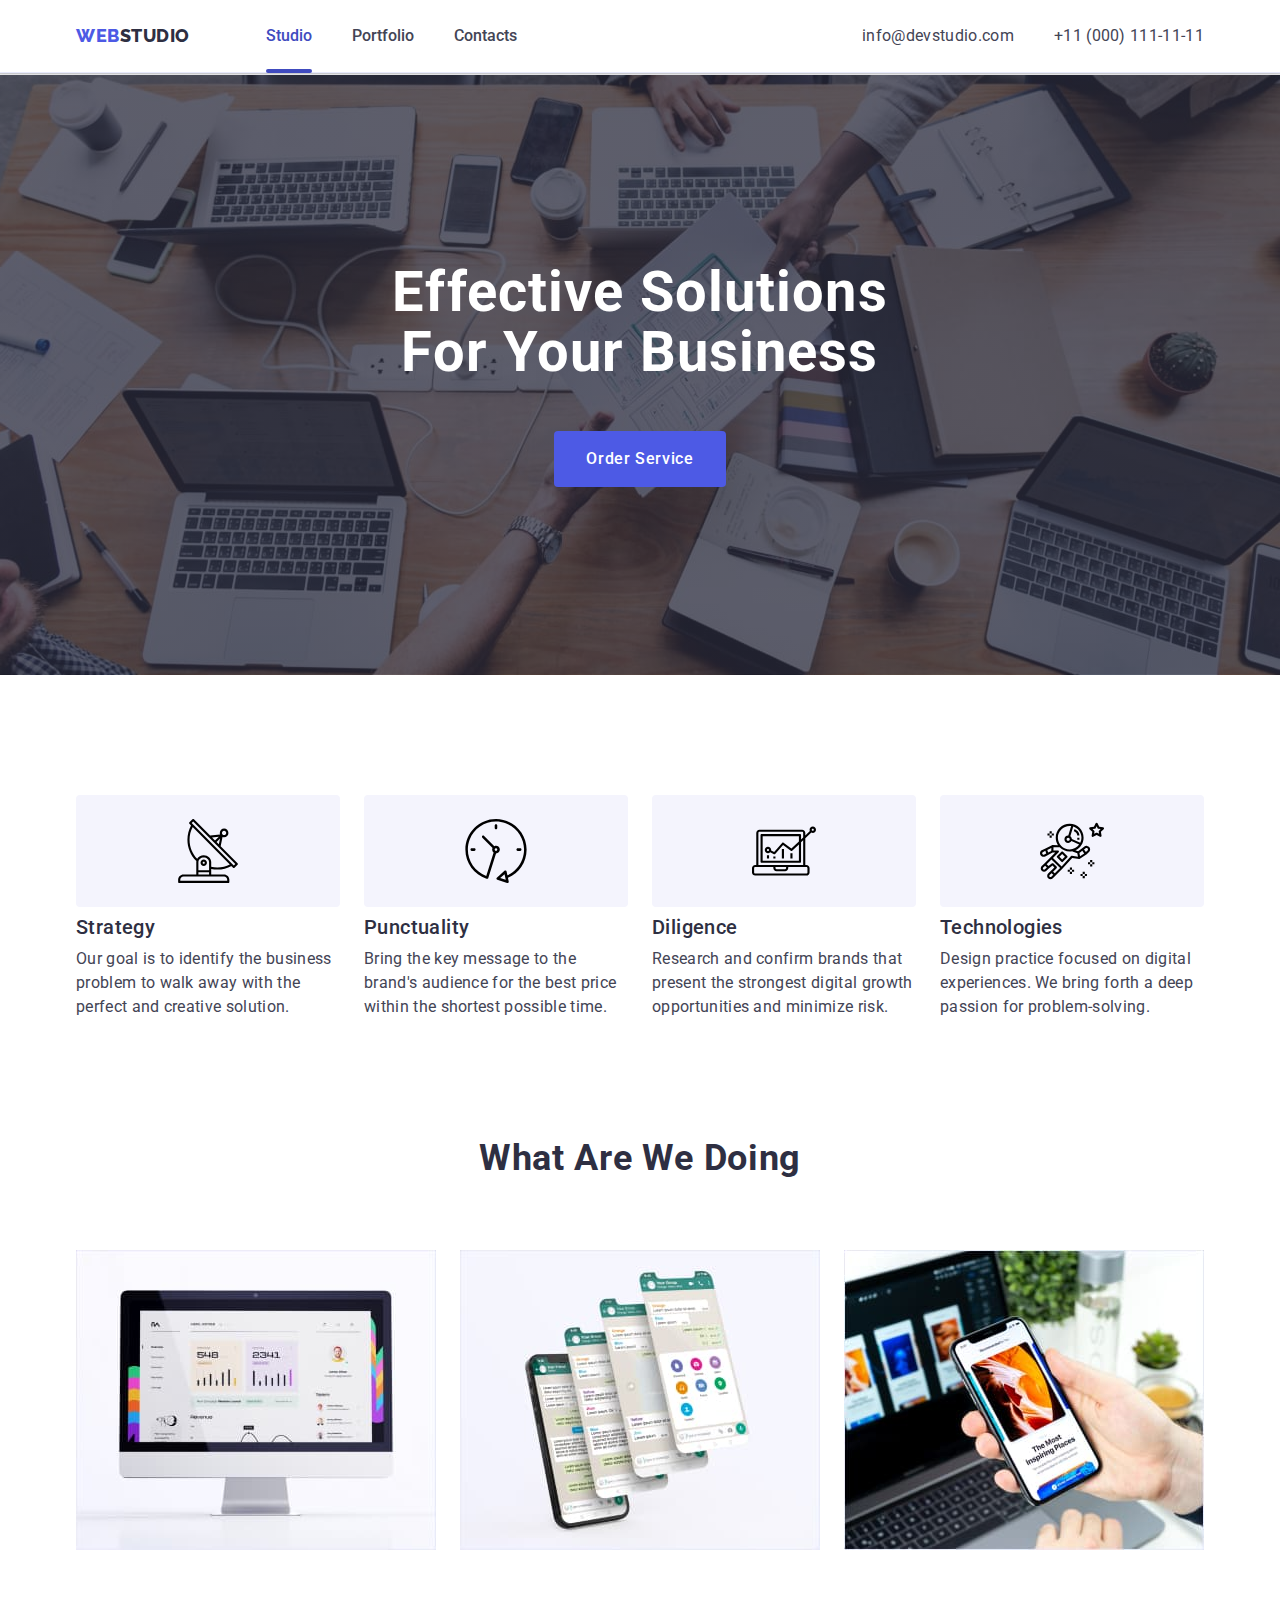
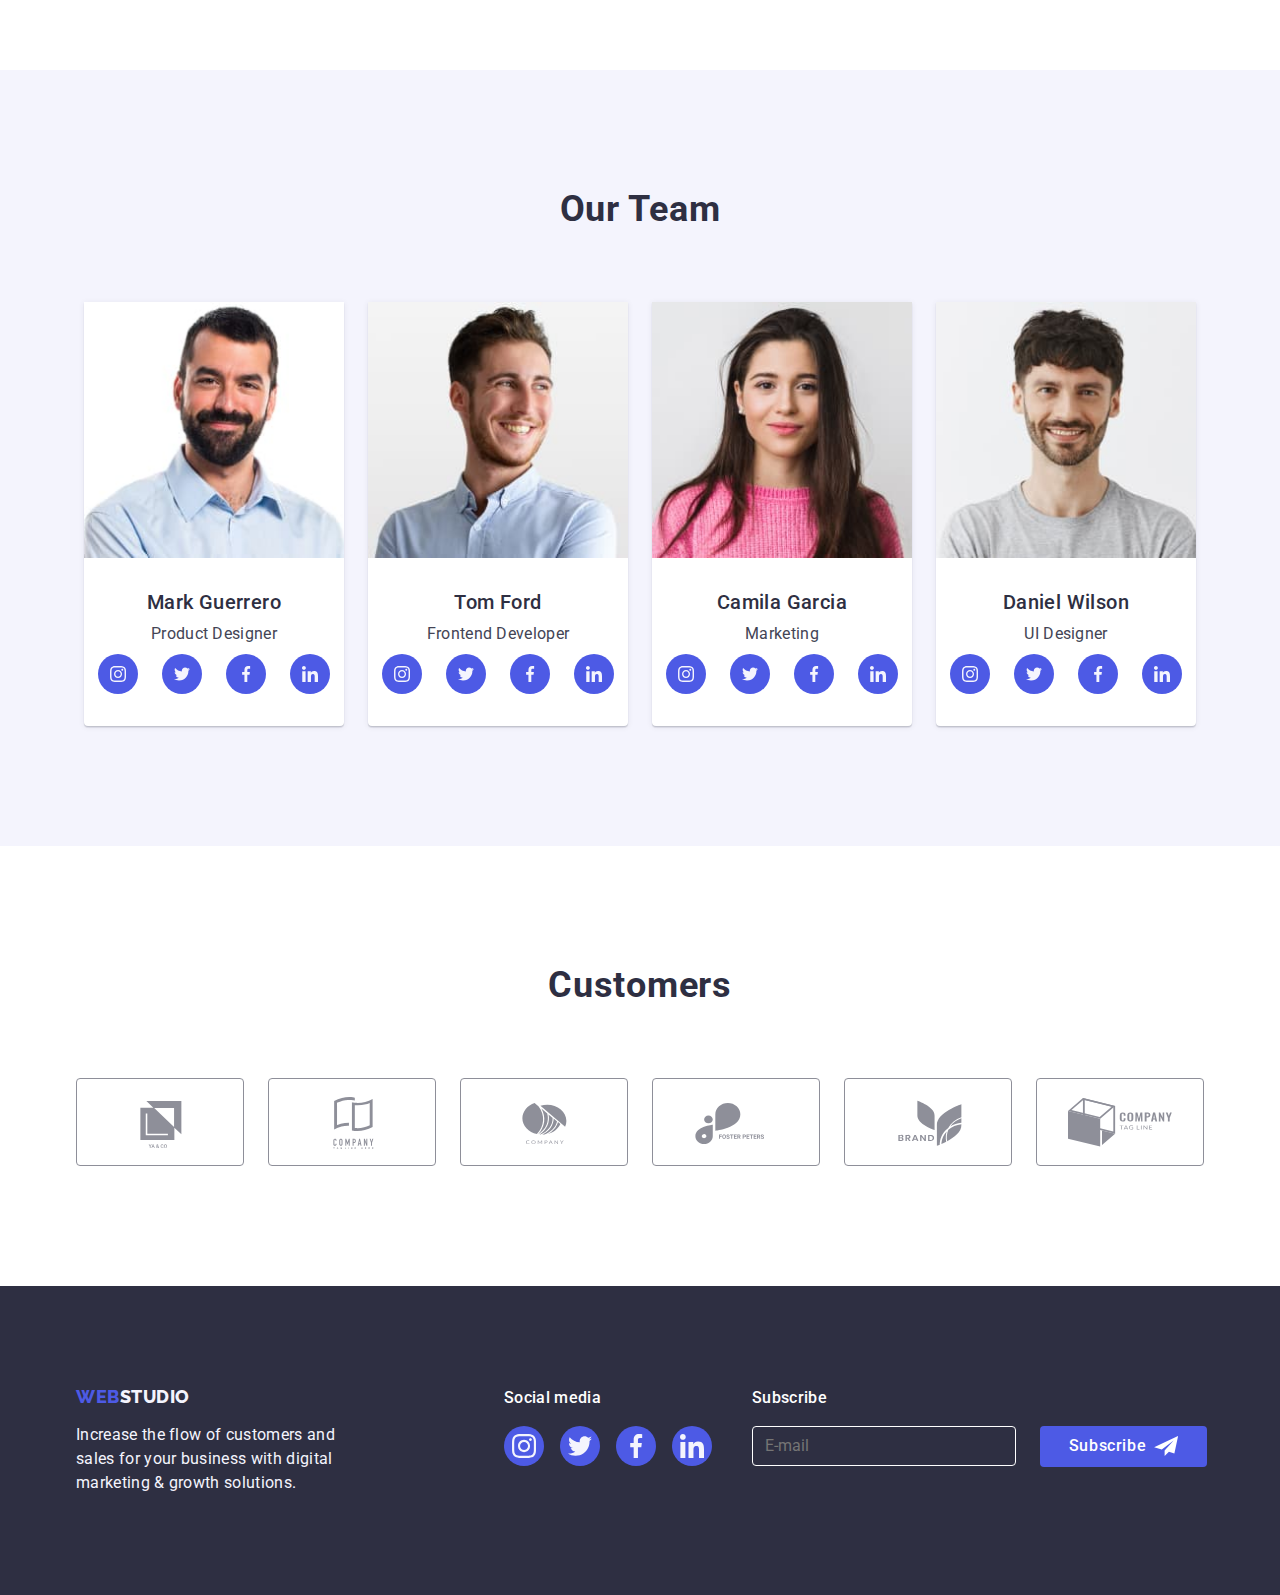
<file: index.html>
<!DOCTYPE html>
<html lang="en">
<head>
    <meta charset="UTF-8">
    <meta http-equiv="X-UA-Compatible" content="IE=edge">
    <meta name="viewport" content="width=device-width, initial-scale=1.0">
    <title>Main page</title>
    <link rel="preconnect" href="https://fonts.googleapis.com">
    <link rel="preconnect" href="https://fonts.gstatic.com" crossorigin>
    <link href="https://fonts.googleapis.com/css2?family=Raleway:wght@800&family=Roboto:wght@400;500;700;900&display=swap"
      rel="stylesheet">
    <link  rel="stylesheet"
           href="https://cdnjs.cloudflare.com/ajax/libs/modern-normalize/1.1.0/modern-normalize.min.css">
    <link rel="stylesheet" href="./css/style.css">
</head>

<body class="body">
        
    <header class="header">
      <div class="container header-container ">
       <nav class="nav ">
        <a class="logo link" href="./index.html">Web<span class="logo-one">Studio</span></a>
        <ul class="menu list">
          <li>
           <a class="menu-link link current-link" href="./index.html">Studio</a>
         </li>
         <li>
          <a class="menu-link link" href="./portfolio.html">Portfolio</a>
         </li>
         <li>
          <a class="menu-link link" href="">Contacts</a>
         </li>
        </ul>
       </nav>

       <button type="button" class="mobil-menu-open" data-menu-open>
        <svg width="24" height="22">
          <use href="./images/icons.svg#icon-mobile-menu"></use>
        </svg>
        </button>
       


       <address class="adress m-left">
       <ul class="list menu-adress">
        <li>
         <a class="mail link" href="mailto:info@devstudio.com">info@devstudio.com</a>
        </li>
         <li>
         <a class="phone-number link" href="tel:+110001111111">+11 (000) 111-11-11</a>
        </li> 
       </ul>
       </address>
      </div>

      

      <div class="mobil-menu is-open" data-menu>
        <div class="container mobil-container">
         <button type="button" class="mobil-menu_close-btn" data-menu-close>
          <svg class="modal-close-button-icon" width="24" height="24">
           <use href="./images/icons.svg#close-modal"></use>
          </svg>
         </button>
        

        <ul class="list">
          <li>
            <a class="link mobil-font-one " href="./index.html">Studio</a>
          </li>
          <li>
            <a class="link  mobil-font" href="./portfolio.html">Portfolio</a>
          </li>
          <li>
            <a class= "link mobil-font" href="">Contacts</a>
          </li>
         </ul>
        

         <ul class="list margin-phone ">
          <li>
          <a class="phone-number link mobil-font-one" href="tel:+110001111111">+11 (000) 111-11-11</a>
          </li>
          <li>
             <a class="mail link mobil-font-mail" href="mailto:info@devstudio.com">info@devstudio.com</a>
          </li>
         </ul>
      
     
         <ul class="list line-sosial-footer margin-footer-mobile">
         <li class="social-list-size">
          <a class="social-list-footer" href="">
           <svg class="color-icons-our-team" width="24" height="24">
             <use href="./images/icons.svg#instagram"></use>
           </svg>
          </a>
         </li>
         <li class="social-list-size">
           <a class="social-list-footer" href="">
            <svg class="color-icons-our-team" width="24" height="24">
             <use href="./images/icons.svg#twitter"></use>
            </svg>
           </a>
         </li>
         <li class="social-list-size">
           <a class="social-list-footer" href="">
            <svg class="color-icons-our-team" width="24" height="24">
               <use href="./images/icons.svg#facebook"></use>
            </svg>
           </a>
          </li>
          <li class="social-list-size">
           <a class="social-list-footer" href="">
            <svg class="color-icons-our-team" width="24" height="24">
             <use href="./images/icons.svg#linkedin"></use>
            </svg>
           </a>
          </li>
        </ul>
      </div> 
     </div>
    </header> 

     

     <main>

      <section class="hero">
      <div class="container">
       <h1 class="title-one">Effective Solutions for Your Business</h1>
       <button class="button" type="button" data-modal-open>Order Service</button>
      </div>
     </section>

      <section class="advantages">
        <div class="container ">
          <h2 class="visually-hidden">blanc</h2> 
          
         <ul class="list line-advantages ">
            <li class="width-element">
             <div class="icon-conteiner">
              <svg  width="64"  height="64">                           
                <use href="./images/icons.svg#antenna"></use>
              </svg>
             </div>
             <h3 class="title-three-one">Strategy</h3>
             <p  class="p-descriphion-one">Our goal is to identify the business problem to walk away with the  perfect and creative solution.</p>
            </li>
            <li class="width-element">
             <div class="icon-conteiner">
              <svg width="64" height="64">
                <use href="./images/icons.svg#clock"></use>
              </svg>
             </div>
             <h3 class="title-three-one">Punctuality</h3>
             <p class="p-descriphion-one">Bring the key message to the  brand's audience for the best  price within the shortest possible time.</p>
            </li>
            <li class="width-element">
              <div class="icon-conteiner">
               <svg width="64" height="64">
                <use href="./images/icons.svg#diagram"></use>
               </svg>
              </div>
             <h3 class="title-three-one">Diligence</h3>
             <p  class="p-descriphion-one">Research and confirm brands that  present the strongest digital growth  opportunities and minimize risk.</p>
            </li>
            <li class="width-element">
              <div class="icon-conteiner">
               <svg width="64" height="64">
                <use href="./images/icons.svg#astronaut"></use>
               </svg>
              </div>
              <h3 class="title-three-one">Technologies</h3>
              <p class="p-descriphion-one">Design practice focused on digital  experiences. We bring forth  a deep passion for problem-solving. </p>
            </li>
          </ul>
        </div>
      </section>

        <section class="what-are-we-doing">
       <div class="container">
        <h2 class="title-too">What are we doing</h2>
        <ul class="list line right-margin">
          <li>
             <img 
             srcset="./images/foto1/img-1-1x.jpg 1x,./images/foto1/img-1-2x.jpg 2x"
             src="./images/foto1/img1.jpg" alt="Computer" width="360">   
           </li>
          <li>
             <img 
             srcset="./images/foto1/img-2-1x.jpg 1x,./images/foto1/img-2-2x.jpg 2x"
             src="./images/foto1/img-2-1x.jpg" alt="Smartphone" width="360">
           </li>
          <li>
             <img 
             srcset="./images/foto1/img-3-1x.jpg 1x,./images/foto1/img-3-2x.jpg 2x"
             src="./images/foto1/img-3-1x.jpg" alt="Laptop" width="360"> 
           </li>
        </ul>
       </div>
      </section>

      <section class="our-team">
        <div class="container">
         <h2 class="title-too">Our Team</h2>
         <ul class="list line-one">
            <li class="emploer">               
                <img class="im-center"
                srcset="./images/mobil/card1-1x.jpg 1x,./images/mobil/card1-2x.jpg 2x"
                src="./images/foto2/img4.jpg"
                alt="Mark Guerrero Product Designer">
                <div class="card-emploers">
                <h3 class="title-three">Mark Guerrero</h3>
                <p class="p-descriphion m-bottom">Product Designer</p>
                 <ul class="list line right-margin">
                 <li class="social-list-size">
                  <a class="social-list" href="">
                  <svg class="color-icons-our-team" width="16" height="16">                       
                    <use href="./images/icons.svg#instagram"></use>
                  </svg>
                  </a>
                 </li>
                 <li class="social-list-size">
                  <a class="social-list" href="" >
                   <svg class="color-icons-our-team" width="16" height="16">                    
                    <use href="./images/icons.svg#twitter"></use>
                   </svg>
                  </a>
                 </li>
                 <li class="social-list-size">
                  <a  class="social-list" href="">
                   <svg class="color-icons-our-team" width="16" height="16">                                  
                    <use href="./images/icons.svg#facebook"></use>
                   </svg>
                  </a>
                 </li>
                 <li class="social-list-size">
                  <a class="social-list" href="">
                   <svg class="color-icons-our-team" width="16" height="16">                                    
                    <use href="./images/icons.svg#linkedin"></use>
                   </svg>
                  </a>
                 </li>
                </ul>
              </div>
              <li class="emploer">
               <img  class="im-center"
               srcset="./images/mobil/card2-1x.jpg 1x,./images/mobil/card2-2x.jpg 2x"
               src="./images/foto2/img5.jpg" alt="Tom Ford Frontend Developer">
               <div class="card-emploers">   
                <h3 class="title-three">Tom Ford</h3>
                <p class="p-descriphion m-bottom" >Frontend Developer</p>
                <ul class="list line right-margin">
                  <li class="social-list-size">
                    <a class="social-list" href="">
                      <svg class="color-icons-our-team" width="16" height="16">
                        <use href="./images/icons.svg#instagram"></use>
                      </svg>
                    </a>
                  </li>
                  <li class="social-list-size">
                    <a class="social-list" href="">
                      <svg class="color-icons-our-team" width="16" height="16">
                        <use href="./images/icons.svg#twitter"></use>
                      </svg>
                    </a>
                  </li>
                  <li class="social-list-size">
                    <a class="social-list" href="">
                      <svg class="color-icons-our-team" width="16" height="16">
                        <use href="./images/icons.svg#facebook"></use>
                      </svg>
                    </a>
                  </li>
                  <li class="social-list-size">
                    <a class="social-list" href="">
                      <svg class="color-icons-our-team" width="16" height="16">
                        <use href="./images/icons.svg#linkedin"></use>
                      </svg>
                    </a>
                  </li>
                </ul>
              </div>
            </li>
            <li class="emploer">
               <img class="im-center"
                srcset="./images/mobil/card3-1x.jpg 1x,./images/mobil/card3-2x.jpg 2x"
               src="./images/foto2/img6.jpg" alt="Camila Garcia Marketing">
               <div class="card-emploers">
                <h3 class="title-three">Camila Garcia</h3>
                <p class="p-descriphion m-bottom" >Marketing</p>
                <ul class="list line right-margin">
                  <li class="social-list-size">
                    <a  class="social-list" href="">
                      <svg class="color-icons-our-team" width="16" height="16">
                        <use href="./images/icons.svg#instagram"></use>
                      </svg>
                    </a>
                  </li>
                  <li class="social-list-size">
                    <a class="social-list" href="">
                      <svg class="color-icons-our-team" width="16" height="16">
                        <use href="./images/icons.svg#twitter"></use>
                      </svg>
                    </a>
                  </li>
                  <li class="social-list-size">
                    <a class="social-list" href="">
                      <svg class="color-icons-our-team" width="16" height="16">
                        <use href="./images/icons.svg#facebook"></use>
                      </svg>
                    </a>
                  </li>
                  <li class="social-list-size">
                    <a class="social-list" href="">
                      <svg class="color-icons-our-team" width="16" height="16">
                        <use href="./images/icons.svg#linkedin"></use>
                      </svg>
                    </a>
                  </li>
                </ul>
              </div>
            </li>
            <li class="emploer">
              <img class="im-center" 
              srcset="./images/mobil/card4-1x.jpg 1x,./images/mobil/card4-2x.jpg 2x"
              src="./images/foto2/img7.jpg" alt="Daniel Wilson UI Designer">
              <div class="card-emploers">
                <h3 class="title-three">Daniel Wilson</h3>
                <p class="p-descriphion m-bottom">UI Designer</p>
                <ul class="list line right-margin">
                  <li class="social-list-size">
                    <a class="social-list" href="">
                      <svg class="color-icons-our-team" width="16" height="16">
                        <use href="./images/icons.svg#instagram"></use>
                      </svg>
                    </a>
                  </li>
                  <li class="social-list-size">
                    <a class="social-list" href="">
                      <svg class="color-icons-our-team" width="16" height="16">
                        <use href="./images/icons.svg#twitter"></use>
                      </svg>
                    </a>
                  </li>
                  <li class="social-list-size">
                    <a class="social-list" href="">
                      <svg class="color-icons-our-team" width="16" height="16">
                        <use href="./images/icons.svg#facebook"></use>
                      </svg>
                    </a>
                  </li>
                  <li class="social-list-size">
                    <a class="social-list" href="">
                      <svg class="color-icons-our-team" width="16" height="16">
                        <use href="./images/icons.svg#linkedin"></use>
                      </svg>
                    </a>
                  </li>
                </ul>
              </div>
            </li>
          </ul>
        </div>
      </section>

      <section class="customers">
        <div class="container">
          <h2 class="title-too">Customers</h2> 
          <ul class="list line-customers right-margin">
            <li class="customers-icon-size">
             <a class="customers-icon"  href=""> 
              <svg class="color-icons-customers" width="104" height="56">
                <use href="./images/icons.svg#logo1"></use>
              </svg>
             </a>
            </li>
            <li class="customers-icon-size">
             <a class="customers-icon" href=""> 
              <svg class="color-icons-customers" width="104" height="56">
               <use href="./images/icons.svg#logo2"></use>
              </svg>
             </a>
            </li>
            <li class="customers-icon-size">
             <a class="customers-icon" href="">
              <svg class="color-icons-customers" width="104" height="56">
                <use href="./images/icons.svg#logo3"></use>
              </svg>
             </a>
            </li>
            <li class="customers-icon-size">
            <a class="customers-icon" href="">
              <svg class="color-icons-customers" width="104" height="56">
                <use href="./images/icons.svg#logo4"></use>
              </svg>
            </a>
            </li>
            <li class="customers-icon-size">
            <a class="customers-icon" href="">
              <svg class="color-icons-customers" width="104" height="56">
                <use href="./images/icons.svg#logo5"></use>
              </svg>
             </a>
            </li>
            <li class="customers-icon-size">
             <a class="customers-icon" href="">
              <svg class="color-icons-customers" width="104" height="56">
                <use href="./images/icons.svg#logo6"></use>
              </svg>
             </a>
            </li>
          </ul>
        </div>
      </section>

    </main>

    <footer class="footer">
     <div class="container footer-tablet-container line-footer">
      <div>
        <a class="logo-footer link" href="./index.html">Web<span class="logo-too">Studio</span></a>
        <p class="p-footer">Increase the flow of customers and sales for your business with digital marketing & growth
          solutions. </p>
      </div>
      <div>
       <p class="p-footer-one">Social media</p>
        <ul class="list line m-footer-one">
          <li class="social-list-size">
            <a class="social-list-footer" href="">
              <svg class="color-icons-our-team" width="24" height="24">
                <use href="./images/icons.svg#instagram"></use>
              </svg>
            </a>
          </li>
          <li class="social-list-size">
            <a class="social-list-footer" href="">
              <svg class="color-icons-our-team" width="24" height="24">
                <use href="./images/icons.svg#twitter"></use>
              </svg>
            </a>
          </li>
          <li class="social-list-size">
            <a class="social-list-footer" href="">
              <svg class="color-icons-our-team" width="24" height="24">
                <use href="./images/icons.svg#facebook"></use>
              </svg>
            </a>
          </li>
          <li class="social-list-size">
            <a class="social-list-footer" href="">
              <svg class="color-icons-our-team" width="24" height="24">
                <use href="./images/icons.svg#linkedin"></use>
              </svg>
            </a>
          </li>
        </ul>
      </div>

      <div class="width-footer-input"> 
        <span class="p-footer-too">Subscribe</span> 
        <form class="input-footer">
         <label>
          
          <input type="email"
           name="user_email"
           class="footer-form-input"
           required
           minlength="2"
           placeholder="E-mail">
         </label>
         <button type="submit" class="button-footer">Subscribe
            <svg class="icon-footer" width="24" height="20">
              <use href="./images/icons.svg#send"></use>
            </svg>
          </button> 
        </form>
      </div> 

     </div>
    </footer>

                        
      <div class="backdrop is-hidden" data-modal> 
       <div class="modal"> 
         <button type="button" class="modal-close-button" data-modal-close>
          <svg class="modal-close-button-icon" width="8" height="8">
            <use href="./images/icons.svg#close-modal"></use> 
          </svg>
         </button>

         
         <form class="modal-form">
          <p class="p-modal">Leave your contacts and we will call you back</p>
          <label class="modal-form-field">
            <span class="modal-form-input-desk">Name</span>
            <span class="modal-form-input-wrapper">
             <input
              type="text"
              name="user_name"
              class="modal-form-input"
              required
              pattern="[a-zA-Zа-яА-Я]+"
              minlength="2"
              autofocus
              title="text">
             <svg class="modal-form-input-icon" width="18" height="24">
              <use href="./images/icons.svg#name"></use> 
             </svg>
            </span>
           </label>

          <label class="modal-form-field">
            <span class="modal-form-input-desk">Phone</span>
            <span class="modal-form-input-wrapper">
             <input
             type="tel"
             name="user_phone"
             class="modal-form-input"
             required
             pattern="[0-9]{3}-[0-9]{3}-[0-9]{2}-[0-9]{2}"
             title="xxx-xxx-xx-xx">
             <svg class="modal-form-input-icon">
              <use href="./images/icons.svg#phone"></use>
             </svg>
            </span>
          </label>

          <label class="modal-form-field">
            <span class="modal-form-input-desk">Email</span>
            <span class="modal-form-input-wrapper">
            <input
             type="email"
             name="user_email"
             class="modal-form-input"
             required>
            <svg class="modal-form-input-icon">
              <use href="./images/icons.svg#mail"></use>
            </svg>
            </span>
          </label>

          <label class="modal-form-field">
            <span class="modal-form-input-desk">Comment</span>
            <textarea name="user_message" 
                      class="modal-form-message"
                      placeholder="Text input"></textarea>
          </label>

          <input id="user-policy"
                 type="checkbox"
                 name="user_policy"
                 class="modal-form-check visually-hidden"
                 required>
          <label for="user-policy" class="modal-form-check-desc">
                 I accept the terms and conditions of the&nbsp;<a href="">Privacy Policy</a>
          </label>
          
          <button type="submit" class="modal-form-submit">Send</button>

         </form>
        </div> 
      </div> 
        
      <script src="./js/modal.js"></script>
      <script src="./js/menu.js"></script>
       
 </body>
</html>
</file>
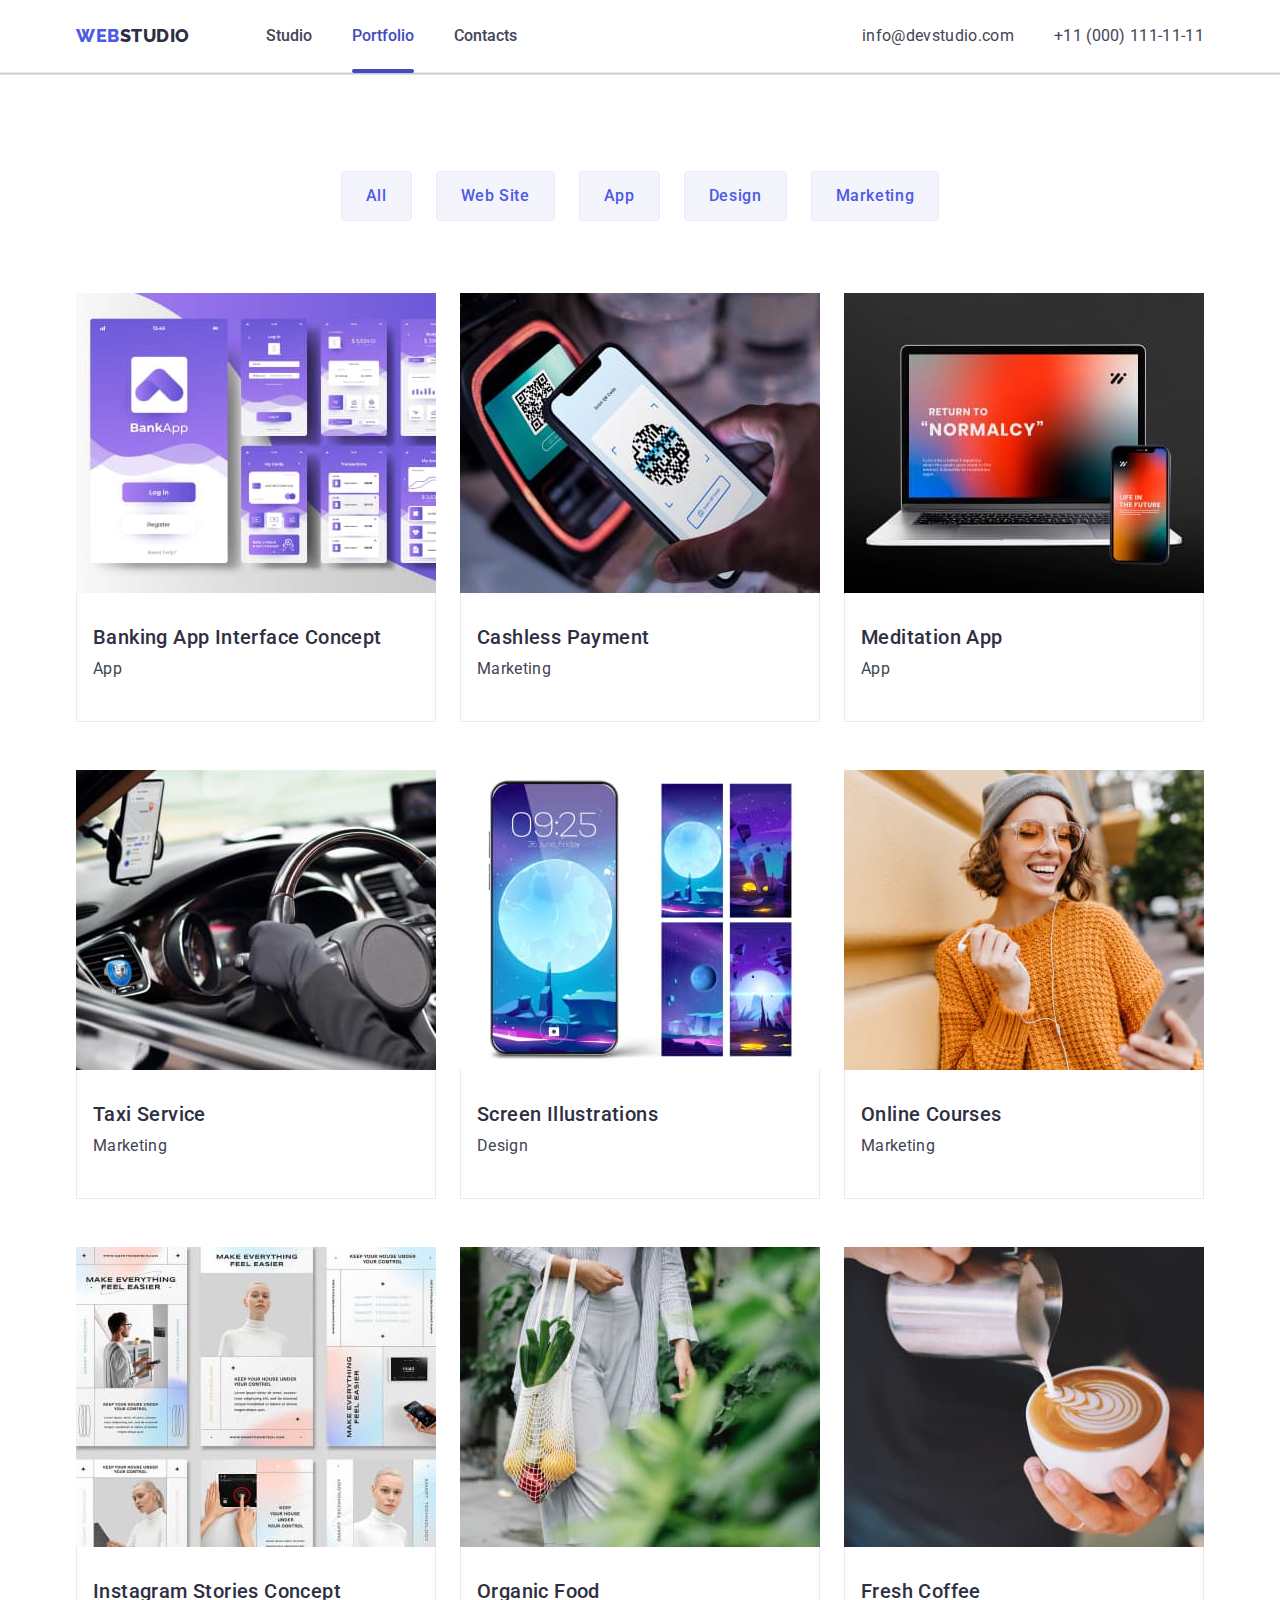
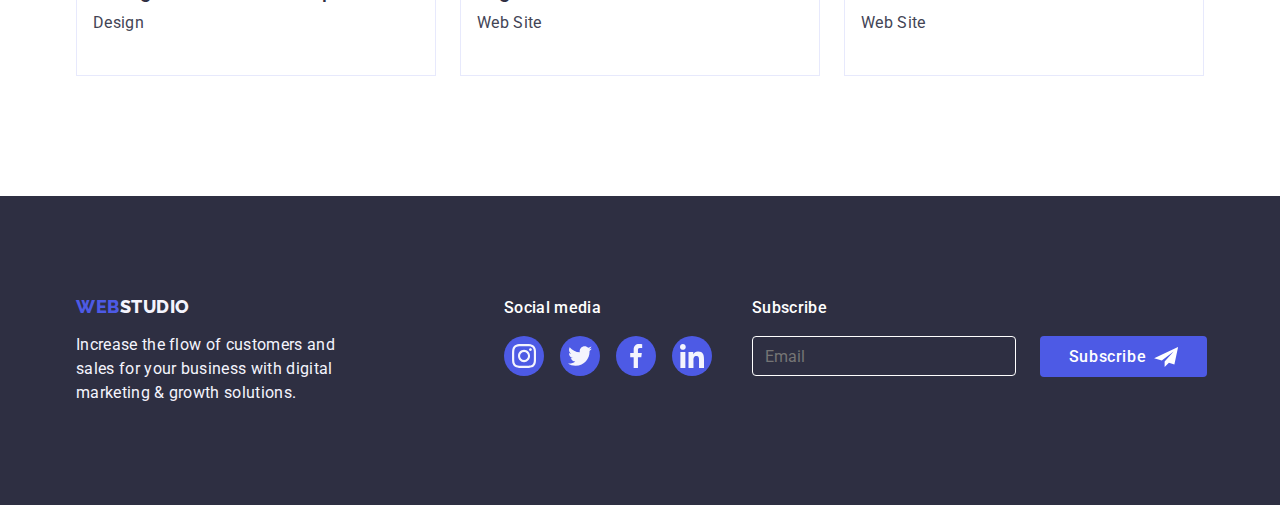
<file: portfolio.html>
<!DOCTYPE html>
<html lang="en">

<head>
    <meta charset="UTF-8">
    <meta http-equiv="X-UA-Compatible" content="IE=edge">
    <meta name="viewport" content="width=device-width, initial-scale=1.0">
    <title>Portfolio</title>
    <link rel="preconnect" href="https://fonts.googleapis.com">
    <link rel="preconnect" href="https://fonts.gstatic.com" crossorigin>
    <link href="https://fonts.googleapis.com/css2?family=Raleway:wght@800&family=Roboto:wght@400;500;700;900&display=swap"
        rel="stylesheet">
    <link  rel="stylesheet"
          href="https://cdnjs.cloudflare.com/ajax/libs/modern-normalize/1.1.0/modern-normalize.min.css">
    <link rel="stylesheet" href="./css/style.css">
</head>

<body class="body">

 
  <header class="header">
    <div class="container header-container">
      <nav class="nav">
        <a class="logo link" href="./index.html">Web<span class="logo-one">Studio</span></a>
        <ul class="menu list">
          <li>
            <a class="menu-link link" href="./index.html">Studio</a>
          </li>
          <li>
            <a class="menu-link link current-link " href="./portfolio.html">Portfolio</a>
          </li>
          <li>
            <a class="menu-link link" href="">Contacts</a>
          </li>
        </ul>
      </nav>

    <button type="button" class="mobil-menu-open" data-menu-open>
     <svg width="24" height="22">
      <use href="./images/icons.svg#icon-mobile-menu"></use>
    </svg>
   </button>




      <address class="adress m-left">
        <ul class="list menu-adress">
          <li>
            <a class="mail link" href="mailto:info@devstudio.com">info@devstudio.com</a>
          </li>
          <li>
            <a class="phone-number link" href="tel:+110001111111">+11 (000) 111-11-11</a>
          </li>
        </ul>
      </address>

    <div class="mobil-menu is-open" data-menu>
      <div class=" container mobil-container">
        <button type="button" class="mobil-menu_close-btn" data-menu-close>
          <svg class="modal-close-button-icon" width="24" height="24">
            <use href="./images/icons.svg#close-modal"></use>
          </svg>
        </button>


        <div class="line-mobil">
        
          <ul class="list">
            <li>
              <a class="link mobil-font " href="./index.html">Studio</a>
            </li>
            <li>
              <a class="link  mobil-font-one" href="./portfolio.html">Portfolio</a>
            </li>
            <li>
              <a class="link mobil-font" href="">Contacts</a>
            </li>
          </ul>
        
        
          <ul class="list ">
            <li>
              <a class="phone-number-mail link mobil-font-one margin-fhone" href="tel:+110001111111">+11 (000) 111-11-11</a>
            </li>
            <li>
              <a class="phone-number-mail link mobil-font-mail" href="mailto:info@devstudio.com">info@devstudio.com</a>
            </li>
          </ul>
          <div>
        
            <ul class="list line-sosial-footer m-footer-mobile">
              <li class="social-list-size">
                <a class="social-list-footer" href="">
                  <svg class="color-icons-our-team" width="24" height="24">
                    <use href="./images/icons.svg#instagram"></use>
                  </svg>
                </a>
              </li>
              <li class="social-list-size">
                <a class="social-list-footer" href="">
                  <svg class="color-icons-our-team" width="24" height="24">
                    <use href="./images/icons.svg#twitter"></use>
                  </svg>
                </a>
              </li>
              <li class="social-list-size">
                <a class="social-list-footer" href="">
                  <svg class="color-icons-our-team" width="24" height="24">
                    <use href="./images/icons.svg#facebook"></use>
                  </svg>
                </a>
              </li>
              <li class="social-list-size">
                <a class="social-list-footer" href="">
                  <svg class="color-icons-our-team" width="24" height="24">
                    <use href="./images/icons.svg#linkedin"></use>
                  </svg>
                </a>
              </li>
            </ul>
          </div>
        </div>



    </div>
  </header>

  <main>
        
    <section class="portfolio">
        <div class="container ">
        <h1 hidden>blanc</h1>
        <ul class="list line-portfolio-one">
          <li>
            <button class="button-too" type="button">All</button>
          </li>
          <li>
           <button class="button-too" type="button">Web Site</button>
          </li>
          <li>
           <button class="button-too" type="button">App</button>
          </li>
          <li>
           <button class="button-too" type="button">Design</button>
          </li>
          <li>
           <button class="button-too" type="button">Marketing</button>
          </li> 
        </ul> 

        <ul class="list line-portfolio-too">
           <li>
             <a class="link portfolio-shadow portfolio-item"  href="">
              <div class="porfolio-wrapper">
               <img src="./images/portfolio/project-img1.jpg" alt="Banking App Interface Concept"
                width="360">
               <p class="overlay"> 14 Stylish and User-Friendly App Design Concepts · 
                                   Task Manager App · Calorie Tracker App · Exotic Fruit Ecommerce App ·
                                   Cloud Storage App</p>                                
              </div>
              <div class="card-portfolio">
               <h2 class="title-three">Banking App Interface Concept</h2>
               <p class="p-descriphion">App</p>
              </div>
             </a>
            </li>
           <li>
             <a class="link portfolio-shadow portfolio-item" href="">
              <div class="porfolio-wrapper">
               <img src="./images/portfolio/project-img2.jpg" alt="Cashless Payment" width="360">
               <p class="overlay"> 14 Stylish and User-Friendly App Design Concepts ·
                                   Task Manager App · Calorie Tracker App · Exotic Fruit Ecommerce App ·
                                   Cloud Storage App</p>
               </div>                     
               <div class="card-portfolio">
               <h2 class="title-three">Cashless Payment</h2>
               <p class="p-descriphion" >Marketing</p>
              </div>
             </a>
            </li>
            <li>
             <a class="link portfolio-shadow portfolio-item" href="">
              <div class="porfolio-wrapper">
               <img src="./images/portfolio/project-img3.jpg" alt="Meditation App" width="360">
              <p class="overlay"> 14 Stylish and User-Friendly App Design Concepts ·
                                  Task Manager App · Calorie Tracker App · Exotic Fruit Ecommerce App ·
                                  Cloud Storage App</p>
              </div>
              <div class="card-portfolio">
               <h2 class="title-three">Meditation App</h2>
               <p class="p-descriphion">App</p>
              </div>
             </a>
            </li>
            <li>
             <a class="link portfolio-shadow portfolio-item" href="">
              <div class="porfolio-wrapper">
               <img src="./images/portfolio/project-img4.jpg" alt="Taxi Service" width="360">
               <p class="overlay"> 14 Stylish and User-Friendly App Design Concepts ·
                                   Task Manager App · Calorie Tracker App · Exotic Fruit Ecommerce App ·
                                   Cloud Storage App</p>
              </div>
              <div class="card-portfolio">
               <h2 class="title-three">Taxi Service</h2>
               <p class="p-descriphion">Marketing</p>
              </div>
             </a>
            </li>
            <li>
             <a class="link portfolio-shadow portfolio-item" href="">
              <div class="porfolio-wrapper">
               <img src="./images/portfolio/project-img5.jpg" alt="Screen Illustrations" width="360">
               <p class="overlay">14 Stylish and User-Friendly App Design Concepts ·
                                  Task Manager App · Calorie Tracker App · Exotic Fruit Ecommerce App ·
                                  Cloud Storage App</p>
              </div>
              <div class="card-portfolio">
               <h2 class="title-three">Screen Illustrations</h2>
               <p class="p-descriphion">Design</p>
              </div>
             </a>
            </li>
            <li>
             <a class="link portfolio-shadow portfolio-item" href="">
              <div class="porfolio-wrapper">
               <img src="./images/portfolio/project-img6.jpg" alt="Online Courses" width="360">
               <p class="overlay">14 Stylish and User-Friendly App Design Concepts ·
                                 Task Manager App · Calorie Tracker App · Exotic Fruit Ecommerce App ·
                                 Cloud Storage App</p>
              </div>
              <div class="card-portfolio">
               <h2 class="title-three">Online Courses</h2>
               <p class="p-descriphion" >Marketing</p>
              </div>
             </a>
            </li >
            <li>
             <a class="link portfolio-shadow portfolio-item" href="">
              <div class="porfolio-wrapper">
               <img src="./images/portfolio/project-img7.jpg" alt="Instagram Stories Concept" width="360">
               <p class="overlay">14 Stylish and User-Friendly App Design Concepts ·
                                   Task Manager App · Calorie Tracker App · Exotic Fruit Ecommerce App ·
                                  Cloud Storage App</p>
              </div>
              <div class="card-portfolio">
               <h2 class="title-three">Instagram Stories Concept</h2>
               <p class="p-descriphion" >Design</p>
              </div>
             </a>
            </li>
            <li>
             <a class="link portfolio-shadow portfolio-item" href="">
              <div class="porfolio-wrapper">
               <img src="./images/portfolio/project-img8.jpg" alt="Organic Food" width="360">
               <p class="overlay">14 Stylish and User-Friendly App Design Concepts ·
                               Task Manager App · Calorie Tracker App · Exotic Fruit Ecommerce App ·
                               Cloud Storage App</p>
              </div>
              <div class="card-portfolio">
               <h2 class="title-three">Organic Food</h2>
               <p class="p-descriphion" >Web Site</p>
              </div>
             </a>
           </li>
           <li>
            <a class="link portfolio-shadow portfolio-item" href="">
             <div class="porfolio-wrapper">
              <img src="./images/portfolio/project-img9.jpg" alt="Fresh Coffee" width="360">
              <p class="overlay">14 Stylish and User-Friendly App Design Concepts ·
                Task Manager App · Calorie Tracker App · Exotic Fruit Ecommerce App ·
                Cloud Storage App</p>
              </div>
             <div class="card-portfolio">
              <h2 class="title-three">Fresh Coffee</h2>
              <p class="p-descriphion" >Web Site</p>
             </div>
            </a>
           </li>
      </ul>
      </div>
    </section>
  </main>

  <footer class="footer">
    <div class="container line-footer">
      <div class="m-footer">
        <a class="logo-footer link" href="./index.html">Web<span class="logo-too">Studio</span></a>
        <p class="p-footer">Increase the flow of customers and sales for your business with digital marketing & growth
          solutions. </p>
      </div>
      <div>
        <p class="p-footer-one">Social media</p>
        <ul class="list line m-footer-one">
          <li class="social-list-size">
            <a class="social-list-footer" href="">
              <svg class="color-icons-our-team" width="24" height="24">
                <use href="./images/icons.svg#instagram"></use>
              </svg>
            </a>
          </li>
          <li class="social-list-size">
            <a class="social-list-footer" href="">
              <svg class="color-icons-our-team" width="24" height="24">
                <use href="./images/icons.svg#twitter"></use>
              </svg>
            </a>
          </li>
          <li class="social-list-size">
            <a class="social-list-footer" href="">
              <svg class="color-icons-our-team" width="24" height="24">
                <use href="./images/icons.svg#facebook"></use>
              </svg>
            </a>
          </li>
          <li class="social-list-size">
            <a class="social-list-footer" href="">
              <svg class="color-icons-our-team" width="24" height="24">
                <use href="./images/icons.svg#linkedin"></use>
              </svg>
            </a>
          </li>
        </ul>
      </div>

      <div>
        <span class="p-footer-one">Subscribe</span>
        <form class="input-footer">
          <label>
            <input type="email"
                   name="user_email"
                   class="footer-form-input"
                   required minlength="2"
                   placeholder="Email">
           </label>
           <button type="submit" class="button-footer">Subscribe
             <svg class="icon-footer" width="24" height="20">
                <use href="./images/icons.svg#send"></use>
             </svg>
           </button>
          
        </form>
      </div>
    </div>
   </footer>
     <script src="./js/menu.js"></script>
  </body>
</html>
</file>
<file: css/style.css>
:root {--color-one:#2e2f42;
       --color-too:#4d5ae5;
       --color-three:#ffffff;
       --color-four:#434455;
       --color-five:#f4f4fd;
       --color-six: #404bbf;
       --color-seven:#e7e9fc;
       --color-eight:#8e8f99;
       --color-nine:#31d0aa;
       --color-ten:#fcfcfc;
       --transition: 250ms cubic-bezier(0.4, 0, 0.2, 1);}

h1, h2,h3,p{margin-top:0;
            margin-bottom:0;}
ul{margin-top: 0;
   margin-bottom:0;
   padding-left: 0;}


.visually-hidden {
       position: absolute;
       width: 1px;
       height: 1px;
       margin: -1px;
       border: 0;
       padding: 0;
       white-space: nowrap;
       clip-path: inset(100%);
       clip: rect(0 0 0 0);
       overflow: hidden;}

img {display: block;}

a {display: block;}

 

body {
       font-family: 'Roboto', sans-serif;
       background-color: var(--color-three);
       color: var(--color-four);}



.list {list-style: none;}

.link {text-decoration: none;}


/* .container {
       padding-left: 15px;
       padding-right: 15px;
       margin-left: auto;
       margin-right: auto;
} */

.header {
       border-bottom: 1px solid var(--color-seven);
       box-shadow: 0px 2px 1px rgba(46, 47, 66, 0.08), 0px 1px 1px rgba(46, 47, 66, 0.16), 0px 1px 6px rgba(46, 47, 66, 0.08);
       margin-bottom: 2px;
}


.header-container {
       display: flex;
       justify-content: space-between;
       align-items: center;} 

.logo {
       font-family: 'Raleway', sans-serif;
       font-weight: 800;
       font-size: 18px;
       line-height: 1.17;
       letter-spacing: 0.03em;
       text-transform: uppercase;
       color: var(--color-too);
       margin-right: 76px;
}



.logo-one {
       color: var(--color-one);
}

.logo-too {
       color: var(--color-five);
}


.p-descriphion {
       font-size: 16px;
       line-height: 1.5;
       letter-spacing: 0.02em;
       color: var(--color-four);
       margin-bottom: 8px;
}

.p-descriphion-one {
       font-size: 16px;
       line-height: 1.5;
       letter-spacing: 0.02em;
       color: var(--color-four);
}




.title-too {
       font-weight: 700;
       font-size: 36px;
       line-height: 1.1;
       letter-spacing: 0.02em;
       text-align: center;
       text-transform: capitalize;
       color: var(--color-one);
       margin-bottom: 72px;
}

 .title-three {
       font-weight: 500;
       font-size: 20px;
       line-height: 1.2;
       letter-spacing: 0.02em;
       color: var(--color-one);
       margin-bottom: 8px;}





.title-tree-one{font-weight: 700;
                font-size: 36px;
                line-height: 1.11px;
                letter-spacing: 0.04em;
                text-transform: capitalize; 
              }




.button {
       font-family: 'Roboto', sans-serif;
       font-weight: 500;
       font-size: 16px;
       line-height: 1.5;
       letter-spacing: 0.04em;
       cursor: pointer;
       background-color: var(--color-too);
       color: var(--color-three);
       min-width: 169px;
       height: 56px;
       display: block;
       margin: 0 auto;
       padding: 16px 32px 16px 32px;
       border: none;
       border-radius: 4px;
       transition: background-color var(--transition);
}




.button:hover,
.button:focus {
       background-color: var(--color-six);
}


.button-too {
       font-family: 'Roboto', sans-serif;
       font-weight: 500;
       font-size: 16px;
       line-height: 1.5;
       letter-spacing: 0.04em;
       cursor: pointer;
       background-color: var(--color-five);
       color: var(--color-too);
       display: block;
       padding: 12px 24px 12px 24px;
       border: 1px solid var(--color-seven);
       border-radius: 4px;
       transition: color var(--transition),
              background-color var(--transition),

              border-color var(--transition),
              box-shadow var(--transition);
}

.button-too:hover,
.button-too:focus {
       background-color: var(--color-six);
       color: var(--color-three);
       border: 1px solid transparent;
       box-shadow: 0px 3px 1px rgba(0, 0, 0, 0.1), 0px 2px 1px rgba(0, 0, 0, 0.08), 0px 2px 2px rgba(0, 0, 0, 0.12);
}


.button-footer {
       font-family: 'Roboto', sans-serif;
       font-weight: 500;
       font-size: 16px;
       line-height: 1.5;
       letter-spacing: 0.04em;
       cursor: pointer;
       background-color: var(--color-too);
       color: var(--color-three);
       min-width: 167px;
       height: 41px;
       display: flex;
       justify-content: center;
       align-items: center;
       column-gap: 8px;
       border: none;
       border-radius: 4px;
       transition: background-color var(--transition);
}



.customers-icon {
       display: flex;
       justify-content: center;
       align-items: center;
       gap: 24px;
       height: 100%;
       color: var(--color-eight);
       border: 1px solid var(--color-eight);
       border-radius: 4px;
       transition: border-color var(--transition),
              color var(--transition);
}

.customers-icon:hover,
.customers-icon:focus {
       color: var(--color-six);
       border-color: var(--color-six);
}

.customers-icon-size {
       width: calc((100% - 120px) / 6);
       height: 88px;
}

.color-icons-customers {
       fill: var(--color-one);
}

.logo-footer {
       font-family: 'Raleway', sans-serif;
       font-weight: 800;
       font-size: 18px;
       line-height: 1.17;
       letter-spacing: 0.03em;
       text-transform: uppercase;
       color: var(--color-too);
       display: block;
       margin-bottom: 16px;}

  .p-footer {
       font-weight: 400;
       font-size: 16px;
       line-height: 1.5;
       letter-spacing: 0.02em;
       color: var(--color-five);}  


  
  
  



 


@media screen and (max-width:767px) {
       .menu {display: none;}
       .adress {display: none;}
       .menu-link {display: none;}

}

@media screen and (min-width:768px) {
       
.mobil-menu-open { display: none;}
}



 

@media screen and (min-width:320px) and (max-width:427px) {

.container {
              max-width: 427px;
              padding-left: 24px;
              padding-right: 24px;
              margin: 0 auto;
       }

        .header {
              padding-top: 24px;
              padding-bottom: 24px;
       } 


       .mobil-container {
              max-width: 427px;
              position: relative;
              padding-left: 40px;
              padding-top: 86px;
              padding-bottom: 8px;
              margin: 0 auto;


       }


       .p-descriphion-one {
              font-size: 16px;
              font-weight: 500;
              line-height: 1.5;
              letter-spacing: 0.02em;
              color: var(--color-four);
              margin-top: 20px;
       }

       .title-one {
              font-weight: 700;
              text-align: center;
              font-size: 36px;
              line-height: 1.11;
              letter-spacing: 0.04em;
              text-transform: capitalize;
              color: var(--white, #FFF);
              margin-bottom: 72px;
       }

       .title-three {
              font-weight: 500;
              font-size: 20px;
              line-height: 1.2;
              letter-spacing: 0.02em;
              color: var(--color-one);
              margin-bottom: 8px;
       }






       .title-three-one {
              font-weight: 700;
              font-size: 36px;
              line-height: 1.11px;
              letter-spacing: 0.04em;
              text-align: center;
              text-transform: capitalize;
              margin-bottom: 8px;

       }




       .mobil-menu {
              position: fixed;
              width: 100%;
              height: 100%;
              top: 0;
              left: 0;
              z-index: 1000;
              background-color: var(--color-five);
              opacity: 1;
              visibility: visible;
              pointer-events: auto;
              overflow: auto;
       }

       .is-open {
              opacity: 0;
              visibility: hidden;
              pointer-events: 0;
       }

       .mobil-menu-open {
              background-color: transparent;
              border: none;
              padding: 0;
              
       }



       .margin-phone {
              margin-top: auto;}
       
       .margin-footer-mobile {
              margin-top: 48px;
       }

       .mobil-font {
              font-size: 36px;
              font-family: Roboto;
              font-style: normal;
              font-weight: 700;
              line-height: 1.11;
              letter-spacing: 0.04em;
              text-transform: capitalize;
              color: var(--color-one);
              margin-bottom: 40px;
       }

       .mobil-font-one {
              font-size: 36px;
              font-family: Roboto;
              font-style: normal;
              font-weight: 700;
              line-height: 1.11;
              letter-spacing: 0.04em;
              text-transform: capitalize;
              color: var(--color-six);
              margin-bottom: 40px;
       }


       .mobil-font-mail {
              font-family: Roboto;
              font-size: 20px;
              font-style: normal;
              font-weight: 500;
              line-height: 1.2;
              letter-spacing: 0.025em;
              color: var(--color-four);
              margin-top: 40px;
              margin-bottom: 48px;
       }



       

      .right-margin {
       justify-content: center;
       gap: 24px;}

      .line-one {
       flex-direction: column;
       display: flex;
       align-items: center;
       gap:72px;}


       .line {
              flex-direction: row;
              display: flex;
       }

.hero {
       padding-top: 112px;
       padding-bottom: 112px;
       background-image: linear-gradient(rgba(46, 47, 66, 0.7), rgba(46, 47, 66, 0.7)),
              url('../images/mobil/Dark-bg-1x.jpg');
       background-size: cover;
       background-repeat: no-repeat;
       background-position: center;
       background-color: rgba(46, 47, 66, 0.7);
       max-width: 427px;
       margin: 0 auto;
}







       .advantages {
              padding-top: 96px;
       }

       .line-advantages {
              flex-direction: column;
              display: flex;
              align-items: center;
              row-gap: 72px; 
       }



       

       .line-sosial-footer {
               flex-direction: row;
                display: flex;
                gap: 42px;}



       .icon-conteiner {
              display: none;
       }

       .what-are-we-doing {
              display: none;
       }



       .mobil-menu_close-btn {
              position: absolute;
              top: 24px;
              right: 24px;
              background-color: transparent;
              border: none;
              padding: 0;
              line-height: 0;
       }


       .line-mobil {
              display: flex;
              flex-direction: column;

       }

       .our-team {
              background-color: var(--color-five);
              padding-top: 96px;
              padding-bottom: 96px;
       }

       .card-emploers {
              display: block;
              padding-top: 32px;
              padding-bottom: 32px;
              text-align: center;
              justify-content: center;
       }

       .width {
              flex-basis: calc(100% - 3 * 24px)
       }

       .emploer {width:260px ;
              background-color: var(--color-three);
              /* flex-basis: calc((100% - 3 * 24px)/4); */
              border-radius: 0px 0px 4px 4px;
              box-shadow: 0px 1px 6px rgba(46, 47, 66, 0.08), 0px 1px 1px rgba(46, 47, 66, 0.16),
                     0px 2px 1px rgba(46, 47, 66, 0.08);
       }


       .im-center {width: 260px;
              margin: 0 auto;
       }


       .center {
              text-align: center;
       }

       .center-icon {
              justify-content: center;
       }

       .center {
              text-align: center;
       }



       .right-margin {
              align-items: center;
              gap: 24px;
       }

       .social-list-size {
              width: 40px;
              height: 40px;
       }

       .social-list {
              display: flex;
              height: 100%;
              justify-content: center;
              align-items: center;
              border-radius: 50%;
              background-color: var(--color-too);
              transition: background-color var(--transition);
       }

       .social-list:hover,
       .social-list:focus {
              background-color: var(--color-six);
       }

       .color-icons-our-team {
              fill: var(--color-five);
       }


       .customers {
              background-color: var(--color-three);
              padding-top: 96px;
              padding-bottom: 96px;
       }

       .line-customers {
              display: flex;
              flex-wrap: wrap;
              row-gap: 72px;
              column-gap: 16px;

       }


       .customers-icon-size {
              width: 190px;
              height: 88px;
       }

       .color-icons-customers {
              fill: currentColor;
       }


       .footer {
              background-color: var(--color-one);
              padding-top: 100px;
              padding-bottom: 100px;
       }

      .line-footer {
       flex-direction: column;
       display: flex;
       justify-content: center;
       align-items: center;
       gap: 40px;
}
      
    .logo-footer {
       margin-left: auto;
       margin-right: auto;
       padding-left: 100px;
       padding-right: 100px;
}



       .p-footer {
              font-weight: 400;
              font-size: 16px;
              font-style: normal;
              line-height: 1.5;
              letter-spacing: 0.02em; 
              color: var(--color-five); 
              width: 215px;
              margin-left: auto;
              margin-right: auto;
       }


       .m-footer-one {gap: 16px;}

       .p-footer-one {
              font-weight: 500;
              font-size: 16px;
              line-height: 1.5;
              letter-spacing: 0.02em;
              color: var(--color-three);
              margin-bottom: 16px;
              padding-left: 45px;
       }

      .p-footer-too {
          font-weight: 500;
          font-size: 16px;
          line-height: 1.5;
          letter-spacing: 0.02em;
          color: var(--color-three);
          margin-bottom: 16px;
          padding-left :88px;
}





       .social-list-footer {
              display: flex;
              height: 100%;
              justify-content: center;
              align-items: center;
              border-radius: 50%;
              background-color: var(--color-too);
              transition: background-color var(--transition);
       }


       .social-list-footer:hover,
       .social-list-footer:focus {
              background-color: var(--color-nine);
       }

       .width-footer-input{width:100%;}


       .input-footer {
              flex-direction: column;
              display: flex;
              margin-top: 16px;
              align-items: 24px;
              row-gap: 24px;
       }





       .footer-form-input {
              width: 100%;
              height: 40px;
              border: 1px solid var(--color-three);
              border-radius: 4px;
              padding-left: 12px;
              outline: none;
              background-color: var(--color-one);
              color: var(--color-three);
       }

       .button-footer {
              width: 77px;
              margin: 0 auto;
       }






       .icon-footer {
              fill: var(--color-three);
       }






       .portfolio {
              background-color: var(--color-three);
              padding-top: 96px;
              padding-bottom: 120px;
       }

       .line-portfolio-one {
              display: flex;
              flex-wrap: wrap;
              align-items: center;
              justify-content: center;
              column-gap: 24px;
              margin-bottom: 72px;
       }

       .card-portfolio {
              padding-top: 32px;
              padding-bottom: 32px;
              padding-left: 16px;
              padding-right: 16px;
              border: 1px solid var(--color-seven);
              border-top: none;
       }

       .portfolio-shadow {
              box-shadow: none;
              transition: box-shadow var(--transition);
       }

       .portfolio-shadow:hover,
       .portfolio-shadow:focus {
              box-shadow: 0px 1px 6px rgba(46, 47, 66, 0.08), 0px 1px 1px rgba(46, 47, 66, 0.16), 0px 2px 1px rgba(46, 47, 66, 0.08);

       }

       .porfolio-wrapper {
              position: relative;
              overflow: hidden;
       }

       .overlay {
              position: absolute;
              left: 0;
              top: 0;
              font-size: 16px;
              line-height: 1.5;
              letter-spacing: 0.02em;
              color: var(--color-five);
              text-align: center;
              width: 100%;
              height: 100%;
              overflow: auto;
              transform: translate(0, 100%);
              transition: transform var(--transition);
              padding: 40px 32px;
              background-color: var(--color-too);
       }

       .portfolio-item:hover .overlay,
       .portfolio-item:focus .overlay {
              transform: translate(0, 0);
       }


       .backdrop.is-hidden {
              opacity: 0;
              visibility: hidden;
              pointer-events: none;

       }

       .backdrop {
              position: fixed;
              top: 0;
              left: 0;
              z-index: 1000;
              width: 100%;
              height: 100%;
              background-color: rgba(46, 47, 66, 0.4);
              transition: opacity var(--transition), visibility var(--transition);
              overflow-y: scroll;

       }

       .modal {
              position: absolute;
              top: 50%;
              left: 50%;
              transform: translate(-50%, -50%);
              max-width: 427px;
              min-height: 576px;
              padding: 72px 24px 24px 24px;
              background-color: var(--color-ten);
              border-radius: 4px;
              box-shadow: 0px 1px 1px rgba(0, 0, 0, 0.14), 0px 1px 3px rgba(0, 0, 0, 0.12), 0px 2px 1px rgba(0, 0, 0, 0.2);
              transition: transform var(--transition);

       }

       .modal-close-button {
              display: flex;
              position: absolute;
              cursor: pointer;
              top: 24px;
              right: 24px;
              justify-content: center;
              align-items: center;
              background-color: var(--color-seven);
              width: 24px;
              height: 24px;
              border: 1px solid rgba(0, 0, 0, 0.1);
              border-radius: 50%;
              padding: 0;
              transition: var(--transition);
              fill: var(--color-one);
              transition: background-color var(--transition), border var(--transition);
       }

       .modal-close-button-icon {
              transition: fill var(--transition);
       }

       .modal-close-button:hover,
       .modal-close-button:focus {
              background-color: var(--color-six);
              border: none;
       }

       .modal-close-button:hover .modal-close-button-icon,
       .modal-close-button:focus {
              fill: var(--color-three);
       }


       .p-modal {
              font-weight: 500;
              font-size: 16px;
              line-height: 1.5;
              letter-spacing: 0.02em;
              color: var(--color-one);
              margin-bottom: 16px;
              margin-left: auto;
              margin-right: auto;

       }


       .modal-form {
              display: flex;
              flex-direction: column;
       }

       .modal-form-input {
              width: 100%;
              height: 40px;
              border: 1px solid rgba(46, 47, 66, 0.4);
              border-radius: 4px;
              padding-left: 42px;
              transition: border-color var(--transition);
       }


       .modal-form-input:focus {
              outline: none;
              border-color: var(--color-too);
       }

       .modal-form-input-desk {
              display: block;
              font-size: 14;
              line-height: 1.2;
              margin-bottom: 8px;
              color: rgba(46, 47, 66, 0.4);


       }

       .modal-form-field {
              margin-bottom: 12px;
       }

       .modal-form-input-wrapper {
              display: block;
              position: relative;
       }

       .modal-form-input-icon {
              display: block;
              position: absolute;
              top: 50%;
              transform: translate(0, -50%);
              left: 12px;
              width: 18px;
              height: 24px;
              fill: currentColor;
              transition: fill var(--transition);
       }

       .modal-form-input:focus+.modal-form-input-icon {
              fill: var(--color-too);
       }

       .modal-form-message {
              width: 100%;
              height: 120px;
              padding: 10px 16px;
              resize: none;
              border: 1px solid rgba(46, 47, 66, 0.4);
              color: rgba(46, 47, 66, 0.4);
              border-radius: 4px;
              transition: border-color var(--transition) color var(--transition);
       }

       .modal-form-message:focus {
              outline: none;
              border-color: var(--color-too);
              color: var(--color-one);
       }


       .modal-form-check-desc {
              display: flex;
              font-size: 12px;
              line-height: 1, 2;
              align-items: center;
              margin-bottom: 20px;

       }

       .modal-form-check-desc::before {
              content: '';
              display: block;
              width: 16px;
              height: 16px;
              border: 1px solid rgba(46, 47, 66, 0.4);
              border-radius: 2px;
              cursor: pointer;
              margin-right: 10px;
       }




       .modal-form-check {}

       .modal-form-check:checked+.modal-form-check-desc::before {
              border-color: var(--color-six);
              background-color: var(--color-six);
              background-image: url('../images/checkbox.svg');
              background-size: contain;
              background-origin: border-box;
              outline: none;
       }


       .modal-form-submit {
              font-family: 'Roboto', sans-serif;
              font-weight: 500;
              font-size: 16px;
              line-height: 1.5;
              letter-spacing: 0.04em;
              cursor: pointer;
              background-color: var(--color-too);
              color: var(--color-three);
              min-width: 169px;
              height: 56px;
              display: block;
              margin: 0 auto;
              padding: 16px 32px 16px 32px;
              border: none;
              border-radius: 4px;
              transition: background-color var(--transition);
       }

       .modal-form-submit:hover,
       .button:focus {
              background-color: var(--color-six);
       }


}




@media screen and (min-width:428px) {

.container {max-width: 428px;
             padding-left:15px ;
             padding-right: 15px;
             margin: 0 auto;}       

.header {           
                   padding-top: 24px;
                   padding-bottom: 24px;}               
                                       
               
                                      
.mobil-container {
       max-width: 767px;
       position: relative;
       padding-left: 40px; 
       padding-top: 86px;
       padding-bottom: 8px;
       margin: 0 auto;
       
       
}


.p-descriphion-one {
       font-size: 16px;
       font-weight: 500;
       line-height: 1.5;
       letter-spacing: 0.02em;
       color: var(--color-four);}
       

.title-one {
font-weight: 700;
text-align: center;
font-size: 36px;
line-height: 1.11;
letter-spacing: 0.045em;
text-transform: capitalize;
color: var(--white, #FFF);
margin-bottom: 72px;}

.title-three {
       font-weight: 500;
       font-size: 20px;
       line-height: 1.2;
       letter-spacing: 0.02em;
       color: var(--color-one);
       margin-bottom: 8px;}






.title-three-one {
       font-weight: 700;
       font-size: 36px;
       line-height: 1.11;
       letter-spacing: 0.045em;
       text-align: center; 
       text-transform: capitalize;
       margin-bottom:8px;
       
}




.mobil-menu {
       position: fixed;
       width: 100%;
       height: 100%;
       top: 0;
       left: 0;
       z-index: 1000;
       background-color: var(--color-three);
       opacity: 1;
       visibility: visible;
       pointer-events: auto;
       overflow: auto;
       box-shadow: 0px 1px 6px 0px rgba(46, 47, 66, 0.08), 0px 1px 1px 0px rgba(46, 47, 66, 0.16), 0px 2px 1px 0px rgba(46, 47, 66, 0.08);
}





.is-open {
       opacity: 0;
       visibility: hidden;
       pointer-events: 0;
}

.mobil-menu-open{background-color: transparent;
                 border: none;
                 padding: 0; }



.margin-phone{margin-top:284px;} 

.margin-footer-mobile{margin-top:48px;}

.mobil-font {
         font-size: 36px;
         font-family: Roboto;
         font-style: normal;
         font-weight: 700;
         line-height: 1.11;
         letter-spacing: 0.045empx;
         text-transform: capitalize;
         color: var(--color-one);
         margin-bottom: 40px;}

.mobil-font-one {
       font-size: 36px;
       font-family: Roboto;
       font-style: normal;
       font-weight: 700;
       line-height: 1.11;
       letter-spacing: 0.045em;
       text-transform: capitalize;
       color: var(--color-six);
       margin-bottom: 40px;
}


.mobil-font-mail{ font-family: Roboto;
                  font-size: 20px;
                  font-style: normal;
                  font-weight: 500;
                  line-height: 1.2;
                  letter-spacing: 0.025em;
                  color: var(--color-four);
                  margin-top:40px;
                  margin-bottom:48px;}

         

.line-one{flex-direction: column;
          display:flex;
          align-items: center;
          gap:72px; }

.right-margin {
       justify-content: center;
       gap: 24px;
}

.line {
       flex-direction: row;
       display: flex;}

 .hero {
       padding-top: 112px;
       padding-bottom: 112px;
       background-image: linear-gradient(rgba(46, 47, 66, 0.7), rgba(46, 47, 66, 0.7)),
              url('../images/mobil/Dark-bg-1x.jpg');
       background-size: cover;
       background-repeat: no-repeat;
       background-position: center;
       background-color: rgba(46, 47, 66, 0.7);
       max-width: 428px;
       margin: 0 auto;
} 

@media screen and (min-device-pixel-ratio:2) and (max-width:767px),
screen and (min-resolution:192dpi) and (max-width:767px),
screen and (min-resolution: 2dppx) and (max-width:767px) {

       .hero {
              padding-top: 112px;
              padding-bottom: 112px;
              background-image: linear-gradient(rgba(46, 47, 66, 0.7), rgba(46, 47, 66, 0.7)),
                     url('../images/mobil/Dark-bg-2x.jpg');
              background-size: cover;
              background-repeat: no-repeat;
              background-position: center;
              background-color: rgba(46, 47, 66, 0.7);
              max-width: 428px;
              margin: 0 auto;
       }
}


 .advantages {
        padding-top: 96px; 
}
 .line-advantages {
       flex-direction: column;
       display: flex;
       align-items: center; 
       row-gap: 72px;
}  


       
.line-sosial-footer{flex-direction: row;
       display: flex;
       gap: 56px;
}      

 
 
 .icon-conteiner{display: none;}
 
 .what-are-we-doing{display: none;}
 
  

.mobil-menu_close-btn {
        position: absolute;
        top: 24px;
        right: 24px;
        background-color: transparent;
        border: none;
        padding: 0;
        line-height: 0;
 }

 
.line-mobil {
       display: flex;
       flex-direction: column;
       
}  
 
.our-team {
       background-color: var(--color-five);
       padding-top: 96px;
       padding-bottom: 96px; 
}
.card-emploers {
       display: block;
       padding-top: 32px;
       padding-bottom: 32px;
       text-align: center;
       justify-content: center;
}

.width {
       flex-basis: calc(100% - 3 * 24px)
}

.emploer {width:260px ;
       background-color: var(--color-three);
       border-radius: 0px 0px 4px 4px;
       box-shadow: 0px 1px 6px rgba(46, 47, 66, 0.08), 0px 1px 1px rgba(46, 47, 66, 0.16),
              0px 2px 1px rgba(46, 47, 66, 0.08);
}


.im-center{width:260px ;
        margin: 0 auto;}


.center {
       text-align: center;
}

.center-icon {
       justify-content: center;
}

.center {
       text-align: center;
}



.right-margin {
       justify-content: center;
       gap: 24px;
}

.social-list-size {
       width: 40px;
       height: 40px;
}

.social-list {
       display: flex;
       height: 100%;
       justify-content: center;
       align-items: center;
       border-radius: 50%;
       background-color: var(--color-too);
       transition: background-color var(--transition);
}

.social-list:hover,
.social-list:focus {
       background-color: var(--color-six);
}

.color-icons-our-team {
       fill: var(--color-five);
}


.customers {
       background-color: var(--color-three);
        padding-top: 96px; 
        padding-bottom: 96px; 
}

.customers-icon-size {
       width: 190px;
       height: 88px;
}

.line-customers {
       display: flex;
       flex-wrap: wrap;
       row-gap: 48px;
       column-gap: 16px;

}



.color-icons-customers {
       fill: currentColor;
}


.footer {
       background-color: var(--color-one);
       padding-top: 100px;
       padding-bottom: 100px;
}
.line-footer {
       flex-direction: column;
       display: flex;
       align-items: center;
       gap: 40px;
}

.p-footer {
       font-weight: 400;
       font-size: 16px;
       font-style: normal;
       line-height: 1.5;
       letter-spacing: 0.02em;
       color: var(--color-five);
       width: 268px;
       margin-left: auto;
       margin-right: auto; 
       
         
 }
       

 
       



.logo-footer {margin-left: auto;
              margin-right: auto;
              padding-left:140px;
              padding-right: 140px;}

.m-footer-one {gap: 16px;}


 .p-footer-one {
       font-weight: 500;
       font-size: 16px;
       line-height: 1.5;
       letter-spacing: 0.02em;
       color: var(--color-three);
       width: 268;
       margin-bottom: 16px;
       padding-left: 56px; 
       }


.p-footer-too {
       font-weight: 500;
       font-size: 16px;
       line-height: 1.5;
       letter-spacing: 0.02em;
       color: var(--color-three);
       margin-bottom: 16px;
       padding-left: 150px;}



.social-list-footer {
       display: flex;
       height: 100%;
       justify-content: center;
       align-items: center;
       border-radius: 50%;
       background-color: var(--color-too);
       transition: background-color var(--transition);
}


.social-list-footer:hover,
.social-list-footer:focus {
       background-color: var(--color-nine);
}


 .width-footer-input {width: 100%;} 



.input-footer {flex-direction: column;
       display: flex;
       margin-top: 16px;
       align-items: 24px;
       row-gap: 24px;}

  
 


.footer-form-input {
       width: 100%; 
       height: 40px;
       border: 1px solid var(--color-three);
       border-radius: 4px;
       padding-left: 12px;
       outline: none;
       background-color: var(--color-one);
       color: var(--color-three);
}

.button-footer {width:77px;
                margin: 0 auto;}

.p-footer-one{align-items: center;}                

.icon-footer {
       fill: var(--color-three);
}






.portfolio {
       background-color: var(--color-three);
       padding-top: 96px;
       padding-bottom: 120px;
}

.line-portfolio-one {
       display: flex;
       flex-wrap: wrap ;
       align-items: center;
       justify-content: center;
       column-gap: 24px;
       margin-bottom: 72px;
}

.card-portfolio {
       padding-top: 32px;
       padding-bottom: 32px;
       padding-left: 16px;
       padding-right: 16px;
       border: 1px solid var(--color-seven);
       border-top: none;
}

.portfolio-shadow {
       box-shadow: none;
       transition: box-shadow var(--transition);
}

.portfolio-shadow:hover,
.portfolio-shadow:focus {
       box-shadow: 0px 1px 6px rgba(46, 47, 66, 0.08), 0px 1px 1px rgba(46, 47, 66, 0.16), 0px 2px 1px rgba(46, 47, 66, 0.08);

}

.porfolio-wrapper {
       position: relative;
       overflow: hidden;
}

.overlay {
       position: absolute;
       left: 0;
       top: 0;
       font-size: 16px;
       line-height: 1.5;
       letter-spacing: 0.02em;
       color: var(--color-five);
       text-align: center;
       width: 100%;
       height: 100%;
       overflow: auto;
       transform: translate(0, 100%);
       transition: transform var(--transition);
       padding: 40px 32px;
       background-color: var(--color-too);
}

.portfolio-item:hover .overlay,
.portfolio-item:focus .overlay {
       transform: translate(0, 0);
}

.backdrop.is-hidden {
       opacity: 0;
       visibility: hidden;
       pointer-events: none;

}

.backdrop {
       position: fixed;
       top: 0;
       left: 0;
       z-index: 100;
       width: 100%;
       height: 100%;
       background-color: rgba(46, 47, 66, 0.4);
       transition: opacity var(--transition), visibility var(--transition);
       overflow-y: scroll;

}

.modal {
       position: absolute;
       top: 50%;
       left: 50%;
       transform: translate(-50%, -50%);
       width: 408px;
       min-height: 576px;
       padding: 72px 24px 24px 24px;
       background-color: var(--color-ten);
       border-radius: 4px;
       box-shadow: 0px 1px 1px rgba(0, 0, 0, 0.14), 0px 1px 3px rgba(0, 0, 0, 0.12), 0px 2px 1px rgba(0, 0, 0, 0.2);
       transition: transform var(--transition);

}

.modal-close-button {
       display: flex;
       position: absolute;
       cursor: pointer;
       top: 24px;
       right: 24px;
       justify-content: center;
       align-items: center;
       background-color: var(--color-seven);
       width: 24px;
       height: 24px;
       border: 1px solid rgba(0, 0, 0, 0.1);
       border-radius: 50%;
       padding: 0;
       transition: var(--transition);
       fill: var(--color-one);
       transition: background-color var(--transition), border var(--transition);
}

.modal-close-button-icon {
       transition: fill var(--transition);
}

.modal-close-button:hover,
.modal-close-button:focus {
       background-color: var(--color-six);
       border: none;
}

.modal-close-button:hover .modal-close-button-icon,
.modal-close-button:focus {
       fill: var(--color-three);
}


.p-modal {
       font-weight: 500;
       font-size: 16px;
       line-height: 1.5;
       letter-spacing: 0.02em;
       color: var(--color-one);
       margin-bottom: 16px;
       margin-left: auto;
       margin-right: auto;

}


.modal-form {
       display: flex;
       flex-direction: column;
}

.modal-form-input {
       width: 100%;
       height: 40px;
       border: 1px solid rgba(46, 47, 66, 0.4);
       border-radius: 4px;
       padding-left: 42px;
       transition: border-color var(--transition);
}


.modal-form-input:focus {
       outline: none;
       border-color: var(--color-too);
}

.modal-form-input-desk {
       display: block;
       font-size: 14;
       line-height: 1.2;
       margin-bottom: 8px;
       color: rgba(46, 47, 66, 0.4);


}

.modal-form-field {
       margin-bottom: 12px;
}

.modal-form-input-wrapper {
       display: block;
       position: relative;
}

.modal-form-input-icon {
       display: block;
       position: absolute;
       top: 50%;
       transform: translate(0, -50%);
       left: 12px;
       width: 18px;
       height: 24px;
       fill: currentColor;
       transition: fill var(--transition);
}

.modal-form-input:focus+.modal-form-input-icon {
       fill: var(--color-too);
}

.modal-form-message {
       width: 100%;
       height: 120px;
       padding: 10px 16px;
       resize: none;
       border: 1px solid rgba(46, 47, 66, 0.4);
       color: rgba(46, 47, 66, 0.4);
       border-radius: 4px;
       transition: border-color var(--transition) color var(--transition);
}

.modal-form-message:focus {
       outline: none;
       border-color: var(--color-too);
       color: var(--color-one);
}


.modal-form-check-desc {
       display: flex;
       font-size: 12px;
       line-height: 1, 2;
       align-items: center;
       margin-bottom: 20px;

}

.modal-form-check-desc::before {
       content: '';
       display: block;
       width: 16px;
       height: 16px;
       border: 1px solid rgba(46, 47, 66, 0.4);
       border-radius: 2px;
       cursor: pointer;
       margin-right: 10px;
}




.modal-form-check {}

.modal-form-check:checked+.modal-form-check-desc::before {
       border-color: var(--color-six);
       background-color: var(--color-six);
       background-image: url('../images/checkbox.svg');
       background-size: contain;
       background-origin: border-box;
       outline: none;
}


.modal-form-submit {
       font-family: 'Roboto', sans-serif;
       font-weight: 500;
       font-size: 16px;
       line-height: 1.5;
       letter-spacing: 0.04em;
       cursor: pointer;
       background-color: var(--color-too);
       color: var(--color-three);
       min-width: 169px;
       height: 56px;
       display: block;
       margin: 0 auto;
       padding: 16px 32px 16px 32px;
       border: none;
       border-radius: 4px;
       transition: background-color var(--transition);
}

.modal-form-submit:hover,
.button:focus {
       background-color: var(--color-six);}


}

      
 

 @media screen and (min-width:768px) { 

.container {
              max-width: 768px;
              padding-left: 15px;
              padding-right: 15px;
              margin: 0 auto;
       }

       
       

.header{padding-top: 0px;
       padding-bottom: 0px;

}




 .title-one {
             font-weight: 700;
             font-size: 56px;
             line-height: 1.07;
             letter-spacing: 0.02em;
             text-align: center;
             color: var(--color-three);
             max-width: 496px;
             margin: 0 auto;
             margin-bottom: 48px;
              }

 .title-three-one {
       font-weight: 700;
       font-size: 36px;
       line-height: 1.11;
       letter-spacing: 0.045em;
       text-align: start;
       text-transform: capitalize;
       margin-bottom: 8px;                

} 


.p-footer {font-style: normal;
       font-weight: 400;
       font-size: 16px;
       line-height: 1.5;
       letter-spacing: 0.02em;
       color: var(--color-five);
       margin-left: auto;
       margin-right: auto;
       
}

.p-footer-one {
       font-weight: 500;
       font-size: 16px;
       line-height: 1.5;
       letter-spacing: 0.02em;
       color: var(--color-three);
       width: 268;
       margin-bottom: 16px;
       padding-left: 0px;
       }



.p-footer-too {
       
       padding-left: 0px;
}

.nav { display: flex;
       align-items: center;
}




.menu { 
       display: flex;
       align-items: center;
       column-gap: 40px;
}


.menu-link {
       font-weight: 500;
       font-size: 16px;
       line-height: 1.5;
       letter-spacing: 0.02;
       padding-top: 24px;
       padding-bottom: 24px;
       position: relative;
       color: var(--color-four);
       transition: color var(--transition)

}

.menu-link:hover,
.menu-link:focus {
       color: var(--color-six);
}

.current-link {
       position: relative;
       color: var(--color-six);
       transition: color var(--transition);
}

.current-link::after {
       content: '';
       position: absolute;
       left: 0;
       display: block;
       width: 100%;
       height: 4px;
       bottom: -1px;
       background-color: var(--color-six);
       border-radius: 2px;
       transition: transfotm color var(--color-six);
}


.adress {       
       font-style: normal;
       align-items: center;
       margin-left: auto;
}

.menu-adress{flex-direction: column;
             display: flex;
             align-items: center;
             column-gap: 40px;


}

.mail {font-size: 12px;
       color: var(--color-four);
       line-height: 1.17;
       letter-spacing: 0.02em;
       transition: color var(--transition);
       margin-bottom: 12px;
} 

.mail:hover,.mail:focus {color: var(--color-six);}


.phone-number {
       font-size: 12px;
       color: var(--color-four);
       line-height: 1.17;
       letter-spacing: 0.02em;
       transition: color var(--transition);
}


.phone-number:hover,.phone-number:focus {color: var(--color-six);} 

.hero {
       padding-top: 112px;
       padding-bottom: 112px;
       background-image: linear-gradient(rgba(46, 47, 66, 0.7), rgba(46, 47, 66, 0.7)),
              url('../images/tablet/dark-bg-1x.jpg');
       background-size: cover;
       background-repeat: no-repeat;
       background-position: center;
       background-color: rgba(46, 47, 66, 0.7);
       max-width: 768px;
       margin: 0 auto;}





@media screen and (min-device-pixel-ratio:2) and (max-width:1157px),
screen and (min-resolution:192dpi) and (max-width:1157px),
screen and (min-resolution: 2dppx) and (max-width:1157px) {

       .hero {
              padding-top: 112px;
              padding-bottom: 112px;
              background-image: linear-gradient(rgba(46, 47, 66, 0.7), rgba(46, 47, 66, 0.7)),
                     url('../images/tablet/dark-bg-2x.jpg');
              background-size: cover;
              background-repeat: no-repeat;
              background-position: center;
              background-color: rgba(46, 47, 66, 0.7);
              max-width: 768px;
              margin: 0 auto;
       }
}

 .advantages {
       background-color: var(--color-three);
       padding-top: 96px;
       padding-bottom: 96px;
       
}

                
.line-advantages {flex-direction: row;
       display: flex;
       flex-wrap: wrap;
       column-gap: 24px; 
       row-gap: 72px; 
} 

.title-three-one {
       font-weight: 700;
       font-size: 36px;
       line-height: 1.11;
       letter-spacing: 0.045em;
       text-transform: capitalize;
       margin-bottom: 8px;
       
}

 .width-element {
       width: calc((100% - 24px)/2);
       justify-content: center;
       row-gap: 12px;
} 



.line {
       flex-direction: row;
       display: flex;
}

.line-one {
       flex-direction: row;
       display: flex;
       justify-content: center;
       flex-wrap: wrap; 
       column-gap:24px;
       row-gap: 72px;

}

 
.customers {
       background-color: var(--color-three);
       padding-top: 96px;
       padding-bottom: 96px;
}

.customers-icon-size {
       width: 168px;
       height: 88px;
}

.line-customers {
       display: flex;
       flex-wrap: wrap;
       row-gap: 72px;
       column-gap: 24px;

}



.color-icons-customers {
       fill: currentColor;
}


.line-portfolio-one {
       display: flex;
       align-items: center;
       justify-content: center;
       column-gap: 24px;
       margin-bottom: 72px;
}

.line-portfolio-too {
       display: flex;
       flex-wrap: wrap;
       row-gap: 48px;
       column-gap: 24px;
}

.m-left {
       margin-left: auto;
}


.card {
       background-color: var(--color-three);
}








.portfolio-item:focus .overlay {
       transform: translate(0, 0);
}


.footer-tablet-container {
      padding-left: 108px;
}






.line-footer {
       flex-direction: row;
       display: flex;
       flex-wrap: wrap;
       justify-content: start;
       column-gap: 40px;
       row-gap: 72px;
}


.logo-footer {
       margin-left: 0px;
       padding-left: 0px;
       
}

.m-footer-one {gap: 24px;}



.footer-form-input {
       width: 264px;
       height: 40px;
       border: 1px solid var(--color-three);
       border-radius: 4px;
       padding-left: 12px;
       outline: none;
       background-color: var(--color-one);
       color: var(--color-three);
}
.input-footer {
       flex-direction: row;
       display: flex;
       margin-top: 16px;
       column-gap: 48px;
}


.button-footer {
       width: 77px;
       margin-left:0px;
}


}


@media screen and (min-width:1158px) {

       .container {max-width: 1158px;
                   padding-left: 15px;
                   padding-right: 15px;
                   margin-left: auto;
                   margin-right: auto;
                   } 


.p-descriphion {font-weight:400;
       font-size: 16px;
       line-height: 1.5;
       letter-spacing: 0.02em;
       color: var(--color-four);
}

.p-descriphion-one {font-weight:400;
       font-size: 16px;
       line-height: 1.5;
       letter-spacing: 0.02em;
       color: var(--color-four);
}



 

.line {flex-direction: row;
       display: flex;}


.title-three {
       font-weight: 500;
       font-size: 20px;
       line-height: 1.2;
       letter-spacing: 0.02em;
       color: var(--color-one);
       margin-bottom: 8px;
       
}


 .title-three-one {
       font-weight: 500;
       font-size: 20px;
       line-height: 1.2;
       letter-spacing: 0.02em;
       color: var(--color-one);
       margin-bottom: 8px;
       margin-top: 0px;} 


.mail {
       font-size: 16px;
       color: var(--color-four);
       line-height: 1.5;
       letter-spacing: 0.02em;
       transition: color var(--transition);
       margin-bottom: 0;
}

.phone-number {
            font-size: 16px;
            color: var(--color-four);
            line-height: 1.5;
            letter-spacing: 0.02em;
            transition: color var(--transition);
}


.advantages {
       background-color: var(--color-three);
       padding-top: 120px;
       padding-bottom: 120px;
}

.what-are-we-doing {display: block;
       background-color: var(--color-three);
       padding-bottom: 120px;
}

.our-team {
       background-color: var(--color-five);
       padding-top: 120px;
       padding-bottom: 120px;
}

.customers {
       background-color: var(--color-three);
       padding-top: 120px;
       padding-bottom: 120px;
}



.line-one{flex-direction: row;
          display:flex;}

.line-customers{display:flex;}
  .hero {
        padding-top: 188px; 
        padding-bottom: 188px; 
        background-image: linear-gradient(rgba(46, 47, 66, 0.7), rgba(46, 47, 66, 0.7)),
              url('../images/people-office-hero.jpg');
        background-size: cover; 
        background-repeat: no-repeat; 
        background-position: center; 
        background-color: rgba(46, 47, 66, 0.7); 
        max-width: 1440px;
        margin: 0 auto;}   


@media screen and (min-device-pixel-ratio:2) and (min-width:1158px),
screen and (min-resolution:192dpi) and (min-width:1158px),
screen and (min-resolution: 2dppx) and (max-width:1158px) {

       .hero {
              padding-top: 188px;
              padding-bottom: 188px;
              background-image: linear-gradient(rgba(46, 47, 66, 0.7), rgba(46, 47, 66, 0.7)),
                     url('../images/people-office-hero.jpg');
              background-size: cover;
              background-repeat: no-repeat;
              background-position: center;
              background-color: rgba(46, 47, 66, 0.7);
              max-width: 1440px;
              margin: 0 auto;
       }
}












.width-element{width: calc((100% - 72px)/4);
               justify-content: center;
              column-gap: 24px; }       

 
        
.nav{display: flex;
     align-items: center;} 
     
         


 .menu{display: flex;
      align-items: center;
      column-gap: 40px;} 


 .menu-link {font-weight:500 ;
            font-size:16px;
            line-height: 1.5;
            letter-spacing: 0.02;
            padding-top: 24px; 
            padding-bottom: 24px;    
            position: relative;
            color: var(--color-four);
            transition: color var(--transition)} */

 .menu-link:hover,.menu-link:focus{ color: var(--color-six);}  


 





.current-link{position: relative;
              color: var(--color-six);
              transition: color var(--transition);}

.current-link::after{content:'';
                  position: absolute;
                  left:0;
                  display: block;
                  width: 100%;
                  height: 4px;
                  bottom: -1px;
                  background-color: var(--color-six);
                  border-radius: 2px;
                  transition:transfotm color var(--color-six);}                


.adress{font-style: normal;
        align-items: center;}  

.menu-adress {
       flex-direction: row;
       display: flex;
       align-items: center;
       column-gap: 40px;}




.line-advantages{display:flex;
                 flex-wrap: nowrap;
                 column-gap: 24px; }

.customers-icon-size {
       width: calc((100% - 120px) / 6);
       height: 88px;}


.line-portfolio-one {
       display: flex;
       align-items: center;
       justify-content: center;
       column-gap: 24px;
       margin-bottom: 72px;
}

.line-portfolio-too {
       display: flex;
       flex-wrap: wrap;
       row-gap: 48px;
       column-gap: 24px;
}

.m-left{margin-left: auto;} 

  .right-margin {
        justify-content: center;
        gap: 24px;
 }  

                           
.card{background-color: var(--color-three);}
                             
 .icon-conteiner {
        display: flex;
        justify-content: center;
        align-items: center;
        width: 264px;
        height: 112px;
        background-color: var(--color-five);
        border-radius: 4px;
        margin-bottom: 8px;
 }



.portfolio-item:focus .overlay{transform: translate(0,0);} 





.footer-tablet-container {padding-left:15px;}

.line-footer {
       flex-direction: row;
       display: flex;
       flex-wrap: nowrap;
       align-items: baseline;
       
       
}

     .p-footer {
       margin-left: 0px; 
       margin-right: 120px;}




.logo-footer {padding-left: 0px;} 
.m-footer-one {gap: 16px;}


.input-footer {flex-direction: row;
       display: flex;
       margin-top: 16px;
       column-gap: 24px;
       
}

.button-footer {
       width: 77px;
       margin: 0 auto;
}
}
</file>
